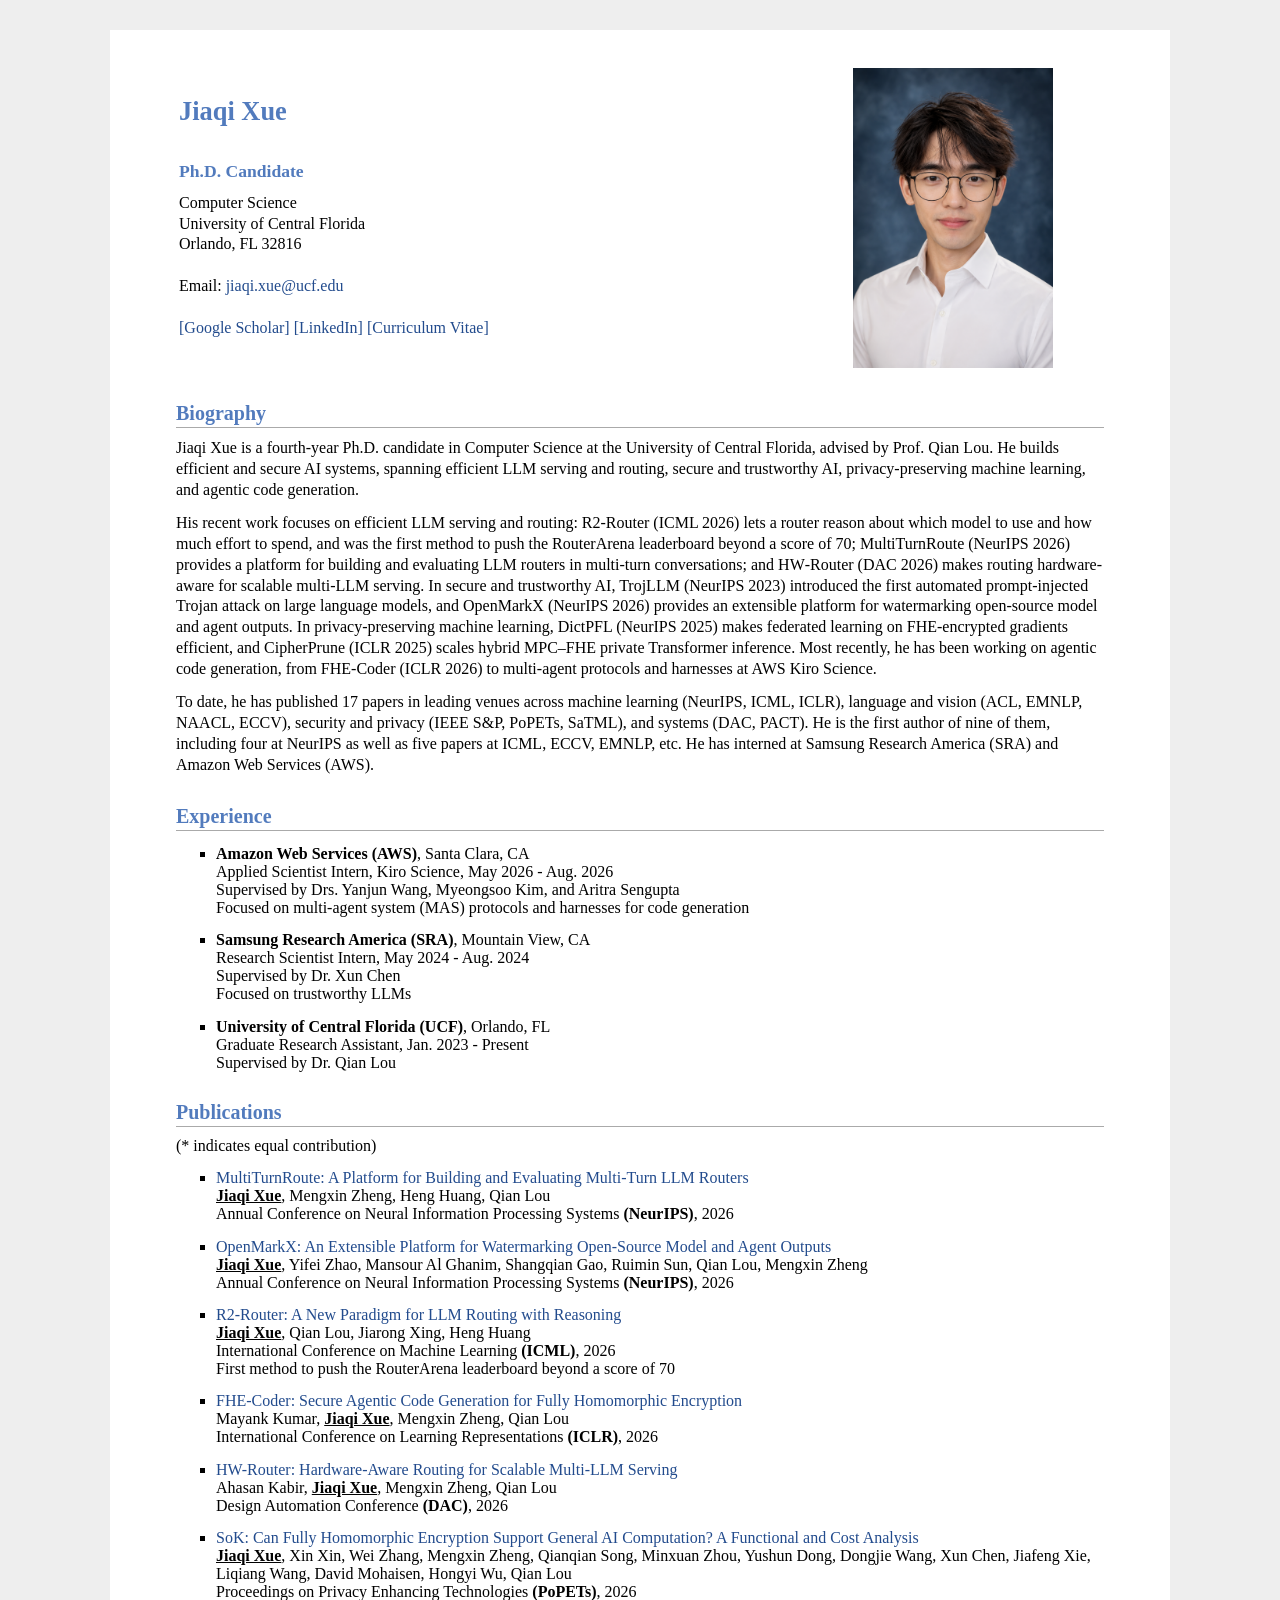
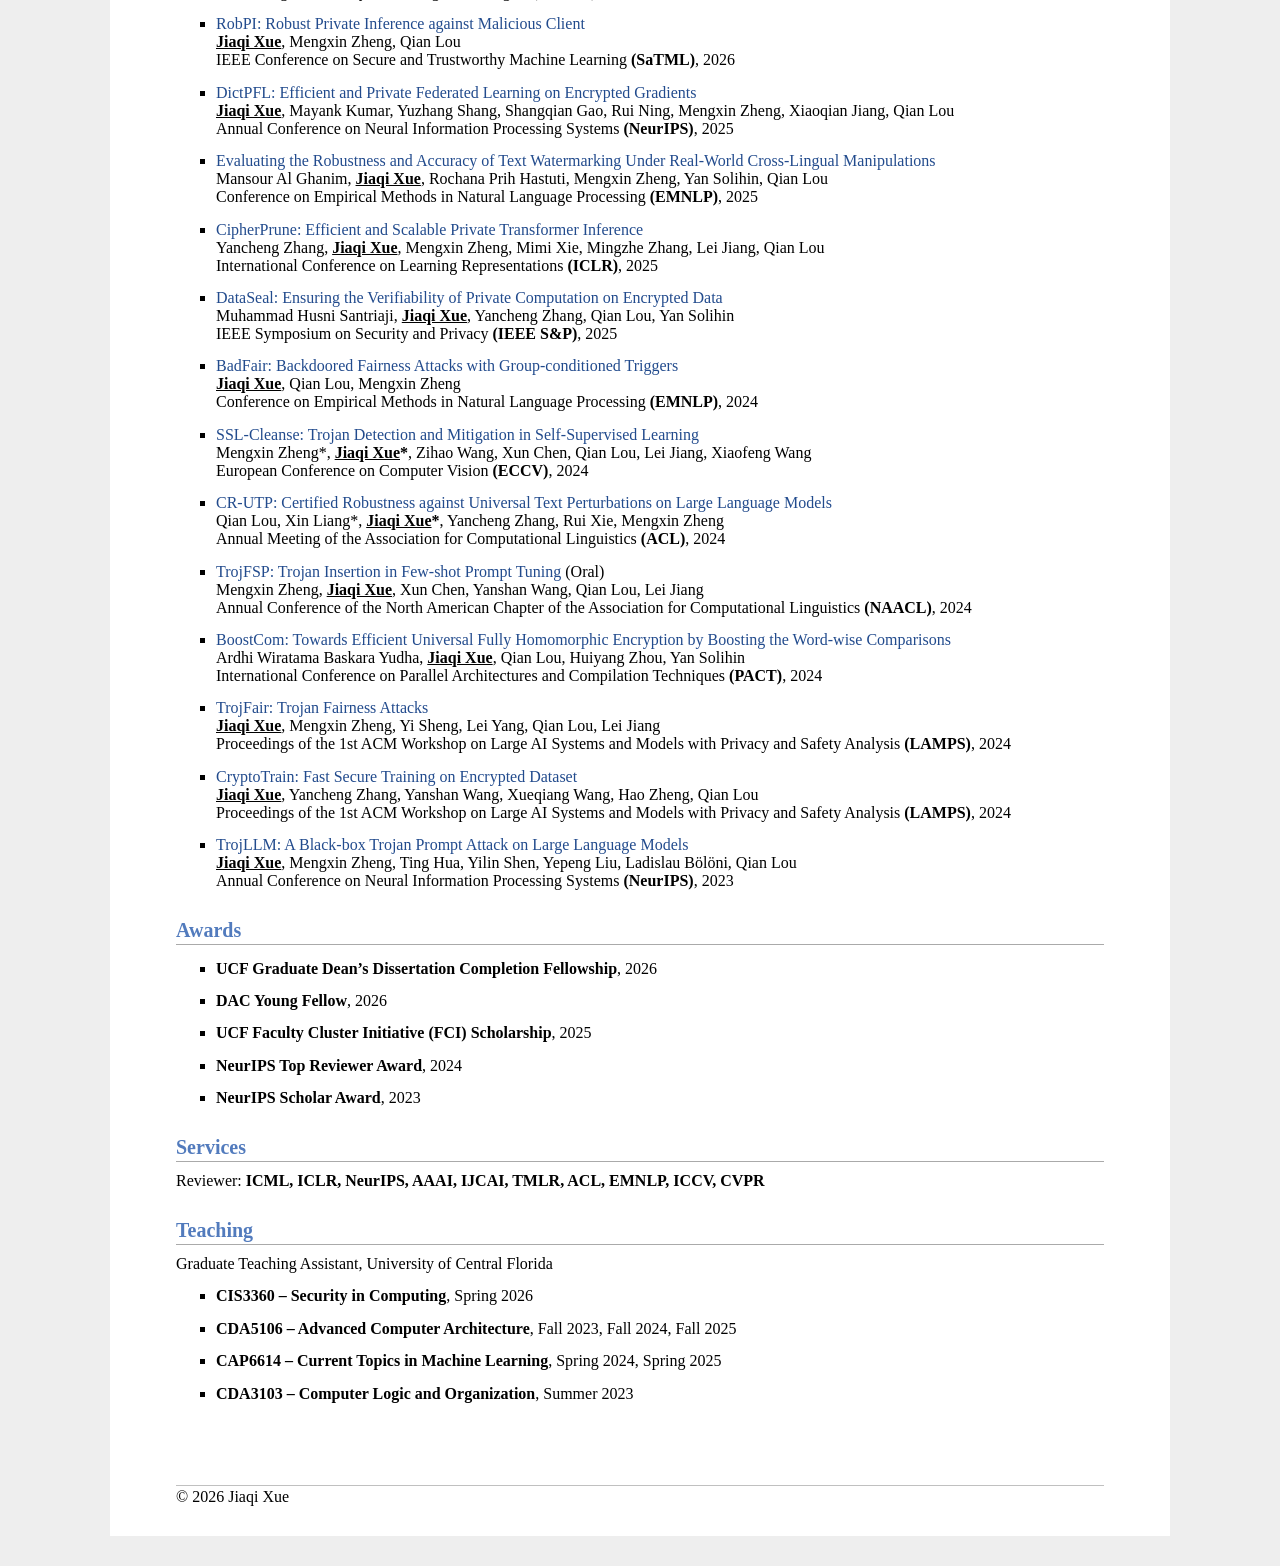
<file: index.html>
<meta name="description" content="Jiaqi's homepage">
<link rel="stylesheet" href="./files/jemdoc.css" type="text/css">
<title>Jiaqi Xue's Homepage</title>


<body>

    <div id="layout-content" style="margin-top:25px">

        <table>
            <tbody>
                <tr>
                    <td width="670">
                        <div id="toptitle">
                            <h1>Jiaqi Xue &nbsp;
                        </div>

                        <h3>Ph.D. Candidate</h3>
                        <p>
                            Computer Science <br>
                            University of Central Florida <br>
                            Orlando, FL 32816 <br>
                            <br>
                            Email: <a href="mailto:jiaqi.xue@ucf.edu">jiaqi.xue@ucf.edu</a> <br>

                            <br>
                            <a href="https://scholar.google.com/citations?user=NI2jppcAAAAJ&hl=en">[Google Scholar]</a>
                            <a href="https://www.linkedin.com/in/jiaqi-xue-5b744a250/">[LinkedIn]</a>
                            <a href="cv/resume.pdf">[Curriculum Vitae]</a>
                            <br>
                        </p>
                    </td>
                    <td>
                        <img src="./files/JiaqiXue_2.jpg" border="0" width="200">
                    </td>
                </tr>
                <tr>
                </tr>
            </tbody>
        </table>
        <h2>Biography</h2>
        <p>
            <!-- I am a Senior Research Scientist at <a href="https://sail.sea.com/">Sea AI Lab (SAIL)</a>. In 2022, I received my Ph.D. degree from <a href="http://ml.cs.tsinghua.edu.cn/index.html">TSAIL Group</a> in the Department of Computer Science and Technology, Tsinghua University, advised by <a href="http://ml.cs.tsinghua.edu.cn/~jun/">Prof. Jun Zhu</a>. Before that, I received my B.S. degree of <a href="http://www.phys.tsinghua.edu.cn/">Mathematics and Physics</a> from Tsinghua University in 2017. I collaborated with <a href="https://cs.stanford.edu/~ermon/">Prof. Stefano Ermon</a> from February, 2020 to June, 2020 (online) in the Computer Science Department, Stanford University. I was a visiting student from July, 2016 to September, 2016 in the Computational Biology Department, Carnegie Mellon University, advised by <a href="http://www.cs.cmu.edu/~weiwu2/">Prof. Wei Wu</a>.</p> -->
            <!--<p>Recently I am a research intern at Sea AI Lab, advised by <a href="https://scholar.google.com/citations?hl=en&user=BGONmkIAAAAJ">Min Lin</a>. I was a research intern from August, 2019 to Novemeber, 2019 (advised by <a href="https://www.linkedin.com/in/yujing-kelly-wang-b91b3560/?originalSubdomain=cn">Yujing Wang</a>) and from July, 2020 to February, 2021 (advised by <a href="https://scholar.google.com/citations?hl=zh-CN&user=w1srHyIAAAAJ">Huishuai Zhang</a>) at Microsoft Research Asia. I collaborated with <a href="https://cs.stanford.edu/~ermon/">Prof. Stefano Ermon</a> from February, 2020 to June, 2020 (online) in the Computer Science Department, Stanford University. I was a visiting student from July, 2016 to September, 2016 in the Computational Biology Department, Carnegie Mellon University, advised by <a href="http://www.cs.cmu.edu/~weiwu2/">Prof. Wei Wu</a>.</p> -->
            Jiaqi Xue is a fourth-year Ph.D. candidate in Computer Science at the University of Central Florida, advised by
            Prof. Qian Lou. He builds efficient and secure AI systems, spanning efficient LLM serving and routing, secure
            and trustworthy AI, privacy-preserving machine learning, and agentic code generation.
        </p>

        <p>His recent work focuses on efficient LLM serving and routing: R2-Router (ICML 2026) lets a router reason about
            which model to use and how much effort to spend, and was the first method to push the RouterArena
            leaderboard beyond a score of 70; MultiTurnRoute (NeurIPS 2026) provides a platform for building and
            evaluating LLM routers in multi-turn conversations; and HW&#8209;Router (DAC 2026) makes routing hardware-aware for
            scalable multi-LLM serving. In secure and trustworthy AI, TrojLLM (NeurIPS 2023) introduced the first
            automated prompt-injected Trojan attack on large language models, and OpenMarkX (NeurIPS 2026) provides an
            extensible platform for watermarking open-source model and agent outputs. In privacy-preserving machine learning, DictPFL (NeurIPS 2025) makes
            federated learning on FHE-encrypted gradients efficient, and CipherPrune (ICLR 2025) scales hybrid
            MPC&ndash;FHE private Transformer inference. Most recently, he has been working on agentic code generation,
            from FHE-Coder (ICLR 2026) to multi-agent protocols and harnesses at AWS Kiro Science.</p>

        <p>To date, he has published 17 papers in leading venues across machine learning (NeurIPS, ICML, ICLR),
            language and vision (ACL, EMNLP, NAACL, ECCV), security and privacy (IEEE S&amp;P, PoPETs, SaTML), and systems
            (DAC, PACT). He is the first author of nine of them, including four at NeurIPS as well as five papers at
            ICML, ECCV, EMNLP, etc. He has interned at Samsung Research America (SRA) and Amazon Web Services (AWS).</p>

        <!-- <h2>Education</h2>
        <ul>
            <li>
                <strong>University of Central Florida</strong>, Orlando, FL <br>
                Ph.D. in Computer Science, Jan. 2023 - Present
            </li>
            <li>
                <strong>Chongqing University</strong>, Chongqing, CN <br>
                B.S. in Computer Science, Sep. 2018 - Jun. 2022
            </li>
        </ul> -->

        <h2>Experience</h2>
        <ul>
            <li>
                <strong>Amazon Web Services (AWS)</strong>, Santa Clara, CA <br>
                Applied Scientist Intern, Kiro Science, May 2026 - Aug. 2026 <br>
                Supervised by Drs. Yanjun Wang, Myeongsoo Kim, and Aritra Sengupta <br>
                Focused on multi-agent system (MAS) protocols and harnesses for code generation
            </li>
            <li>
                <strong>Samsung Research America (SRA)</strong>, Mountain View, CA <br>
                Research Scientist Intern, May 2024 - Aug. 2024 <br>
                Supervised by Dr. Xun Chen <br>
                Focused on trustworthy LLMs
            </li>
            <li>
                <strong>University of Central Florida (UCF)</strong>, Orlando, FL <br>
                Graduate Research Assistant, Jan. 2023 - Present <br>
                Supervised by Dr. Qian Lou
            </li>
        </ul>

        <!-- <p>My research interests span the areas of machine learning, including trustworthy machine learning and deep generative models. My research was supported by <a href="https://www.microsoft.com/en-us/research/academic-program/fellowships-microsoft-research-asia/#!fellows">MSRA Fellowship</a> and <a href="http://scholarship.baidu.com">Baidu Scholarship</a>.</p> -->

        <!-- 	<p><a href='https://github.com/P2333/Papers-of-Robust-ML/blob/master/README.md'><font color="#FF8C00">Paper reading list of recent research on Robust ML</font></a></p>

    <p><a href='https://github.com/P2333/Bag-of-Tricks-for-AT'><font color="#FF8C00">Bag of tricks for adversarial training</font></a></p> -->

        <h2>Publications</h2> (* indicates equal contribution)
        <ul>
            <li>
                <a href='https://openreview.net/pdf?id=CPCK7uqzh3'>MultiTurnRoute: A Platform for Building and Evaluating Multi-Turn LLM Routers</a><br>
                <strong><u>Jiaqi Xue</u></strong>, Mengxin Zheng, Heng Huang, Qian Lou<br>
                Annual Conference on Neural Information Processing Systems <strong>(NeurIPS)</strong>, 2026 <br>
            </li>

            <li>
                <a href='https://openreview.net/pdf?id=SP0ojrw7bn'>OpenMarkX: An Extensible Platform for Watermarking
                    Open-Source Model and Agent Outputs</a><br>
                <strong><u>Jiaqi Xue</u></strong>, Yifei Zhao, Mansour Al Ghanim, Shangqian Gao, Ruimin Sun, Qian Lou,
                Mengxin Zheng<br>
                Annual Conference on Neural Information Processing Systems <strong>(NeurIPS)</strong>, 2026 <br>
            </li>

            <li>
                <a href='https://arxiv.org/pdf/2602.02823'>R2-Router: A New Paradigm for LLM Routing with
                    Reasoning</a><br>
                <strong><u>Jiaqi Xue</u></strong>, Qian Lou, Jiarong Xing, Heng Huang<br>
                International Conference on Machine Learning <strong>(ICML)</strong>, 2026 <br>
                First method to push the RouterArena leaderboard beyond a score of 70 <br>
            </li>

            <li>
                <a href='https://openreview.net/pdf?id=4F1py5vQXm'>FHE-Coder: Secure Agentic Code Generation for Fully
                    Homomorphic Encryption </a><br>
                Mayank Kumar, <strong><u>Jiaqi Xue</u></strong>, Mengxin Zheng, Qian Lou<br>
                International Conference on Learning Representations <strong>(ICLR)</strong>, 2026 <br>
                <!-- <a href="https://github.com/sail-sg/Meta-Unlearning">[code]</a>
    <a href="https://arxiv.org/abs/2410.12777">[arxiv]</a> -->
            </li>

            <li>
                <a href="https://arxiv.org/pdf/2608.14575">HW-Router: Hardware-Aware Routing for Scalable
                    Multi-LLM Serving </a><br>
                Ahasan Kabir, <strong><u>Jiaqi Xue</u></strong>, Mengxin Zheng, Qian Lou<br>
                Design Automation Conference <strong>(DAC)</strong>, 2026 <br>
                <!-- <a href="https://github.com/sail-sg/Meta-Unlearning">[code]</a>
    <a href="https://arxiv.org/abs/2410.12777">[arxiv]</a> -->
            </li>

            <li>
                <a href='https://arxiv.org/pdf/2504.11604'>SoK: Can Fully Homomorphic Encryption Support General AI
                    Computation? A Functional and Cost Analysis </a><br>
                <strong><u>Jiaqi Xue</u></strong>, Xin Xin, Wei Zhang, Mengxin Zheng, Qianqian Song, Minxuan Zhou,
                Yushun Dong, Dongjie Wang, Xun Chen, Jiafeng Xie, Liqiang Wang, David Mohaisen, Hongyi Wu, Qian Lou<br>
                Proceedings on Privacy Enhancing Technologies <strong>(PoPETs)</strong>, 2026 <br>
                <!-- <a href="https://github.com/sail-sg/Meta-Unlearning">[code]</a>
    <a href="https://arxiv.org/abs/2410.12777">[arxiv]</a> -->
            </li>

            <li>
                <a href='https://arxiv.org/pdf/2602.19918'> RobPI: Robust Private Inference against Malicious Client
                </a><br>
                <strong><u>Jiaqi Xue</u></strong>, Mengxin Zheng, Qian Lou<br>
                IEEE Conference on Secure and Trustworthy Machine Learning <strong>(SaTML)</strong>, 2026 <br>
            </li>

            <li>
                <a href='https://arxiv.org/pdf/2510.21086'>DictPFL: Efficient and Private Federated Learning on
                    Encrypted Gradients </a><br>
                <strong><u>Jiaqi Xue</u></strong>, Mayank Kumar, Yuzhang Shang, Shangqian Gao, Rui Ning, Mengxin Zheng,
                Xiaoqian Jiang, Qian Lou <br>
                Annual Conference on Neural Information Processing Systems <strong>(NeurIPS)</strong>, 2025 <br>
                <!-- <a href="https://github.com/sail-sg/Meta-Unlearning">[code]</a>
    <a href="https://arxiv.org/abs/2410.12777">[arxiv]</a> -->
            </li>

            <li>
                <a href='https://arxiv.org/pdf/2502.16699'>Evaluating the Robustness and Accuracy of Text Watermarking
                    Under Real-World Cross-Lingual Manipulations</a> <br>
                Mansour Al Ghanim, <strong><u>Jiaqi Xue</u></strong>, Rochana Prih Hastuti, Mengxin Zheng, Yan Solihin,
                Qian Lou <br>
                Conference on Empirical Methods in Natural Language Processing <strong>(EMNLP)</strong>, 2025 <br>
                <!-- <a href="https://github.com/sail-sg/Meta-Unlearning">[code]</a>
	 <a href="https://arxiv.org/abs/2410.12777">[arxiv]</a> -->
            </li>
            <li>
                <a href='https://arxiv.org/pdf/2502.16782'>CipherPrune: Efficient and Scalable Private Transformer
                    Inference</a> <br>
                Yancheng Zhang, <strong><u>Jiaqi Xue</u></strong>, Mengxin Zheng, Mimi Xie, Mingzhe Zhang, Lei Jiang,
                Qian Lou<br>
                International Conference on Learning Representations <strong>(ICLR)</strong>, 2025 <br>
                <!-- <a href="https://github.com/sail-sg/Rigging-ChatbotArena">[code]</a>
	 <a href="https://arxiv.org/abs/2501.17858">[arxiv]</a> -->
            </li>
            <li>
                <a href='https://www.computer.org/csdl/proceedings-article/sp/2025/223600a078/21B7RlxV5Ly'>DataSeal:
                    Ensuring the Verifiability of Private Computation on Encrypted Data</a> <br>
                Muhammad Husni Santriaji, <strong><u>Jiaqi Xue</u></strong>, Yancheng Zhang, Qian Lou, Yan Solihin<br>
                IEEE Symposium on Security and Privacy <strong>(IEEE S&P)</strong>, 2025 <br>
                <!-- <a href="https://github.com/SpatialVision/Orient-Anything">[code]</a>
	 <a href="https://arxiv.org/abs/2412.18605">[arxiv]</a> -->
            </li>
            <li>
                <a href='https://arxiv.org/pdf/2410.17492'>BadFair: Backdoored Fairness Attacks with Group-conditioned
                    Triggers</a> <br>
                <strong><u>Jiaqi Xue</u></strong>, Qian Lou, Mengxin Zheng<br>
                Conference on Empirical Methods in Natural Language Processing <strong>(EMNLP)</strong>, 2024 <br>
                <!-- <a href="https://github.com/XuandongZhao/weak-to-strong">[code]</a>
	 <a href="https://arxiv.org/abs/2401.17256">[arxiv]</a> -->
            </li>
            <li>
                <a href='https://arxiv.org/pdf/2303.09079'>SSL-Cleanse: Trojan Detection and Mitigation in
                    Self-Supervised Learning</a> <br>
                Mengxin Zheng*, <strong><u>Jiaqi Xue</u>*</strong>, Zihao Wang, Xun Chen, Qian Lou, Lei Jiang, Xiaofeng
                Wang<br>
                European Conference on Computer Vision <strong>(ECCV)</strong>, 2024 <br>
                <!-- <a href="https://github.com/John-AI-Lab/Unnatural_Language">[code]</a>
	 <a href="https://arxiv.org/abs/2503.01926">[arxiv]</a> -->
            </li>
            <li>
                <a href='https://arxiv.org/pdf/2406.01873'>CR-UTP: Certified Robustness against Universal Text
                    Perturbations on Large Language Models</a> <br>
                Qian Lou, Xin Liang*, <strong><u>Jiaqi Xue</u>*</strong>, Yancheng Zhang, Rui Xie, Mengxin Zheng<br>
                Annual Meeting of the Association for Computational Linguistics <strong>(ACL)</strong>, 2024 <br>
                <!-- <a href="https://github.com/sail-sg/BanditSpec">[code]</a>
	 <a href="https://arxiv.org/abs/2505.15141">[arxiv]</a> -->
            </li>
            <li>
                <a href='https://arxiv.org/pdf/2312.10467'>TrojFSP: Trojan Insertion in Few-shot Prompt Tuning</a>
                (Oral) <br>
                Mengxin Zheng, <strong><u>Jiaqi Xue</u></strong>, Xun Chen, Yanshan Wang, Qian Lou, Lei Jiang<br>
                Annual Conference of the North American Chapter of the Association for Computational Linguistics
                <strong>(NAACL)</strong>, 2024 <br>
                <!-- <a href="https://github.com/sail-sg/Cheating-LLM-Benchmarks">[code]</a>
	 <a href="https://arxiv.org/abs/2410.07137">[arxiv]</a> -->
            </li>
            <li>
                <a href='https://arxiv.org/pdf/2407.07308'>BoostCom: Towards Efficient Universal Fully Homomorphic
                    Encryption by Boosting the Word-wise Comparisons</a> <br>
                Ardhi Wiratama Baskara Yudha, <strong><u>Jiaqi Xue</u></strong>, Qian Lou, Huiyang Zhou, Yan Solihin<br>
                International Conference on Parallel Architectures and Compilation Techniques <strong>(PACT)</strong>,
                2024 <br>
                <!-- <a href="https://github.com/sail-sg/Attention-Sink">[code]</a>
	 <a href="https://arxiv.org/abs/2410.10781">[arxiv]</a> -->
            </li>
            <li>
                <a href='https://arxiv.org/pdf/2312.10508'>TrojFair: Trojan Fairness Attacks</a> <br>
                <strong><u>Jiaqi Xue</u></strong>, Mengxin Zheng, Yi Sheng, Lei Yang, Qian Lou, Lei Jiang<br>
                Proceedings of the 1st ACM Workshop on Large AI Systems and Models with Privacy and Safety Analysis
                <strong>(LAMPS)</strong>, 2024 <br>
            </li>
            <li>
                <a href='https://arxiv.org/pdf/2409.16675'>CryptoTrain: Fast Secure Training on Encrypted Dataset</a>
                <br>
                <strong><u>Jiaqi Xue</u></strong>, Yancheng Zhang, Yanshan Wang, Xueqiang Wang, Hao Zheng, Qian Lou<br>
                Proceedings of the 1st ACM Workshop on Large AI Systems and Models with Privacy and Safety Analysis
                <strong>(LAMPS)</strong>, 2024 <br>
            </li>
            <li>
                <a href='https://arxiv.org/pdf/2306.06815'>TrojLLM: A Black-box Trojan Prompt Attack on Large Language
                    Models</a> <br>
                <strong><u>Jiaqi Xue</u></strong>, Mengxin Zheng, Ting Hua, Yilin Shen, Yepeng Liu, Ladislau B&ouml;l&ouml;ni,
                Qian Lou<br>
                Annual Conference on Neural Information Processing Systems <strong>(NeurIPS)</strong>, 2023 <br>
                <!-- <a href="https://github.com/sail-sg/closer-look-LLM-unlearning">[code]</a> -->
                <!-- <a href="https://arxiv.org/abs/2410.08109">[arxiv]</a> -->
            </li>
        </ul>

        <h2>Awards</h2>
        <ul>
            <li>
                <strong>UCF Graduate Dean&rsquo;s Dissertation Completion Fellowship</strong>, 2026
            </li>
            <li>
                <strong>DAC Young Fellow</strong>, 2026
            </li>
            <li>
                <strong>UCF Faculty Cluster Initiative (FCI) Scholarship</strong>, 2025
            </li>
            <li>
                <strong>NeurIPS Top Reviewer Award</strong>, 2024
            </li>
            <li>
                <strong>NeurIPS Scholar Award</strong>, 2023
            </li>
        </ul>

        <h2>Services</h2>
        Reviewer: <strong>ICML, ICLR, NeurIPS, AAAI, IJCAI, TMLR, ACL, EMNLP, ICCV, CVPR</strong>

        <!-- <h2>Competitions</h2>

        <ul>
            <li>
                2026.01 -- 2026.05<br>
                <strong>LLM RouterArena Leaderboard:</strong> <br>
                <a href="https://arxiv.org/pdf/2602.02823">R2-Router</a> ranked #1 on the LLM <a
                    href="https://routeworks.github.io/">RouterArena Leaderboard</a><br>
            </li>

            <li>
                2024.06 -- 2024.08<br>
                <strong>FHE Competition organized by OpenFHE and Fair Math:</strong> <br>
                <a href="https://fherma.io/challenges/652bf663485c878710fd0209/overview">Privacy-preserving Neural
                    Network Inference Challenge</a>, 2nd place<br>
            </li>
        </ul> -->

        <!-- <h2>Invited Talks</h2>
<ul>
	<li>
        <strong>VALSE Webinar</strong>, 2025.5 <a href="https://www.bilibili.com/video/BV1byjCzFERQ/?spm_id_from=333.337.search-card.all.click&vd_source=ba393a442340f97678660fa352c96d6e">[video]</a>
    </li>
	<li>
        <strong>Industry Talks, SSNLP</strong>, 2024.11 <a href="https://wing-nus.github.io/SSNLP-2024/">[website]</a>
    </li>
	<li>
        <strong>AI SIG Meetup, AiSP</strong>, 2024.8 <a href="https://www.eventbrite.sg/e/aisp-ai-sig-meetup-tickets-954502000177?aff=oddtdtcreator">[website]</a>
    </li>
	<li>
        <strong>Technical Sharing Session, IMDA</strong>, 2024.6 <a href="https://www.imda.gov.sg/activities/activities-catalogue/technical-sharing-session-on-ai-robustness">[website]</a><a href="https://app.box.com/s/746yxby2ng4d8bcitgh0dm4j1afwgm0s/file/1569985206821">[slides]</a>
    </li>
	<li>
        <strong>CFAR Rising Star Seminar, A*STAR</strong>, 2023.12 <a href="https://www.a-star.edu.sg/cfar/events/improving-and-evaluating-adversarial-robustness">[website]</a><a href="https://dlo-seminar.github.io/assets/talks/20231101/slides.pdf">[slides]</a>
    </li>
	<li>
        <strong>Deep Learning and Optimization Seminar, Westlake University</strong>, 2023.11 <a href="https://dlo-seminar.github.io/">[website]</a><a href="https://www.bilibili.com/video/BV1pu4y1J7a8/?vd_source=ba393a442340f97678660fa352c96d6e">[video]</a><a href="https://dlo-seminar.github.io/assets/talks/20231101/slides.pdf">[slides]</a>
    </li>
	<li>
        <strong>VALSE Webinar</strong>, 2023.3 <a href="https://www.bilibili.com/video/BV1ST411n77q/?share_source=copy_web&vd_source=8d29c0ea9808ef72e8fe8df55282bb29">[video]</a><a href="https://p2333.github.io/slides/VALSE_20230322.pdf">[slides]</a>
    </li>
	<li>
        <strong>Xia Peisu Forum, ICT CAS</strong>, 2022.12 <a href="http://ml.cs.tsinghua.edu.cn/~tianyu/talks/tianyupang_TrustMLYSS.pdf">[slides]</a>
    </li>
     <li>
        <strong>TechBeat, JiangMen</strong>, 2022.8 <a href="https://www.techbeat.net/talk-info?id=703">[video]</a>
    </li>
    <li>
        <strong>TrustML Young Scientist Seminars, RIKEN</strong>, 2022.3 <a href="https://trustmlresearch.github.io/seminar-talks/index_tianyu_pang.html">[website]</a><a href="https://www.youtube.com/watch?v=6jI7_wlMPX4">[video]</a><a href="http://ml.cs.tsinghua.edu.cn/~tianyu/talks/tianyupang_TrustMLYSS.pdf">[slides]</a>
    </li>
    <li>
        <strong>Alibaba Security</strong>, 2021.3 <a href="https://www.bilibili.com/video/BV1uA411N7i9">[video]</a><a href="http://ml.cs.tsinghua.edu.cn/~tianyu/talks/tianyupang_AlibabaSecurity.pdf">[slides]</a>
    </li>
    <li>
        <strong>VALSE Webinar</strong>, 2020.12 <a href="https://www.bilibili.com/video/BV1iK4y1V7q9">[video]</a><a href="http://ml.cs.tsinghua.edu.cn/~tianyu/talks/tianyupang_VALSE.pdf">[slides]</a>
    </li>
    <li>
        <strong>RealCourse, RealAI</strong>, 2020.5 <a href="https://www.bilibili.com/video/BV1xk4y167Rw?from=search&seid=12790299826686879371">[video]</a><a href="http://ml.cs.tsinghua.edu.cn/~tianyu/talks/tianyupang_realcourse.pdf">[slides]</a>
    </li>
    <li>
        <strong>Graduate Research Seminars, Tsinghua University</strong>, 2019.12 <a href="http://ml.cs.tsinghua.edu.cn/~tianyu/talks/tianyupang_GraduateSeminar.pdf">[slides]</a>
    </li>
    <li>
        <strong>CAAD CTF, DEFCON</strong>, 2018.8 <a href="http://ml.cs.tsinghua.edu.cn/~tianyu/talks/tianyupang_CAADCTF.pdf">[slides]</a>
    </li>
</ul> -->


        <h2>Teaching</h2>
        Graduate Teaching Assistant, University of Central Florida
        <ul>
            <li>
                <strong>CIS3360 &ndash; Security in Computing</strong>, Spring 2026
            </li>
            <li>
                <strong>CDA5106 &ndash; Advanced Computer Architecture</strong>, Fall 2023, Fall 2024, Fall 2025
            </li>
            <li>
                <strong>CAP6614 &ndash; Current Topics in Machine Learning</strong>, Spring 2024, Spring 2025
            </li>
            <li>
                <strong>CDA3103 &ndash; Computer Logic and Organization</strong>, Summer 2023
            </li>
        </ul>

        <br>
        <div id="footer">
            <div id="footer-text"></div>
        </div>
        &copy 2026 Jiaqi Xue
</body>

</html>
</file>
<file: files/jemdoc.css>
/* Default css file for jemdoc. */

table#tlayout {
    border: none;
    border-collapse: separate;
    background: white;
}
/*
body {
	background: white;
	padding-bottom: 8px;
	margin: 0;
}
*/
html {
  background-color: #eeeeee; 
}

body { 
  font-family: Georgia, serif;
  color: #000;
  background-color: #ffffff; 
  text-align:left; /* for IE */
  margin-top: 30px; 
  margin-bottom: 30px;
  margin-left: auto;
  margin-right: auto;
  padding-left:  50px;
  padding-right: 50px;
  padding-top: 10px;
  padding-bottom: 30px;
  max-width: 960px;
}

#layout-menu {
	background: #f6f6f6;
	border: 1px solid #dddddd;
	padding-top: 0.5em;
	padding-left: 8px;
	padding-right: 8px;
	font-size: 1.0em;
	width: auto;
	white-space: nowrap;
    text-align: left;
    vertical-align: top;
}

#layout-menu td {
	background: #f4f4f4;
    vertical-align: top;
}

#layout-content {
	padding-top: 0.0em;
	padding-left: 1.0em;
	padding-right: 1.0em;
    border: none;
    background: white;
    text-align: left;
    vertical-align: top;
}

#layout-menu a {
	line-height: 1.5em;
	margin-left: 0.5em;
}

tt {
    background: #ffffdd;
}

pre, tt {
	font-size: 90%;
	font-family: monaco, monospace;
}

a, a > tt {
	color: #224b8d;
	text-decoration: none;
}

a:hover {
	border-bottom: 1px gray dotted;
}

#layout-menu a.current:link, #layout-menu a.current:visited {
	color: #022b6d;
	border-bottom: 1px gray solid;
}
#layout-menu a:link, #layout-menu a:visited, #layout-menu a:hover {
	color: #527bbd;
	text-decoration: none;
}
#layout-menu a:hover {
	text-decoration: none;
}

div.menu-category {
	border-bottom: 1px solid gray;
	margin-top: 0.8em;
	padding-top: 0.2em;
	padding-bottom: 0.1em;
	font-weight: bold;
}

div.menu-item {
	padding-left: 16px;
	text-indent: -16px;
}

div#toptitle {
	padding-bottom: 0.2em;
	margin-bottom: 1.5em;
	/*border-bottom: 3px double gray;*/
}

/* Reduce space if we begin the page with a title. */
div#toptitle + h2, div#toptitle + h3 {
	margin-top: 0em;
}

div#subtitle {
	margin-top: 0.0em;
	margin-bottom: 0.0em;
	padding-top: 0em;
	padding-bottom: 0.1em;
}

em {
	font-style: italic;
}

strong {
	font-weight: bold;
}


h1, h2, h3 {
	color: #527bbd;
	margin-top: 0.7em;
	margin-bottom: 0.5em;
	padding-bottom: 0.2em;
	line-height: 1.0;
	padding-top: 0.5em;
	border-bottom: 1px solid #aaaaaa;
}

h1 {
	font-size: 165%;
	padding-bottom: 0.3em;
}

h2 {
	padding-top: 0.8em;
	font-size: 125%;
}

h2 + h3 {
    padding-top: 0.2em;
}

h3 {
	font-size: 110%;
	border-bottom: none;
}

p {
	margin-top: 0.0em;
	margin-bottom: 0.8em;
	padding: 0;
	line-height: 1.3;
}

pre {
	padding: 0;
	margin: 0;
}

div#footer {
	font-size: small;
	border-top: 1px solid #c0c0c0;
	padding-top: 0.1em;
	margin-top: 4.0em;
	color: #c0c0c0;
}

div#footer a {
	color: #80a0b0;
}

div#footer-text {
	float: left;
	padding-bottom: 8px;
}

ul, ol, dl {
	margin-top: 0.2em;
	padding-top: 0;
	margin-bottom: 0.8em;
}

dt {
	margin-top: 0.5em;
	margin-bottom: 0;
}

dl {
	margin-left: 20px;
}

dd {
	color: #222222;
}

dd > *:first-child {
	margin-top: 0;
}

ul {
	list-style-position: outside;
	list-style-type: square;
}

p + ul, p + ol {
	margin-top: -0.5em;
}

li {
	margin-top:0.9em;
}

ol {
	list-style-position: outside;
	list-style-type: decimal;
}

li p, dd p {
	margin-bottom: 0.3em;
}


ol ol {
	list-style-type: lower-alpha;
}

ol ol ol {
	list-style-type: lower-roman;
}

p + div.codeblock {
	margin-top: -0.6em;
}

div.codeblock, div.infoblock {
	margin-right: 0%;
	margin-top: 1.2em;
	margin-bottom: 1.3em;
}

div.blocktitle {
	font-weight: bold;
	color: #cd7b62;
	margin-top: 1.2em;
	margin-bottom: 0.1em;
}

div.blockcontent {
	border: 1px solid silver;
	padding: 0.3em 0.5em;
}

div.infoblock > div.blockcontent {
	background: #ffffee;
}

div.blockcontent p + ul, div.blockcontent p + ol {
	margin-top: 0.4em;
}

div.infoblock p {
	margin-bottom: 0em;
}

div.infoblock li p, div.infoblock dd p {
	margin-bottom: 0.5em;
}

div.infoblock p + p {
	margin-top: 0.8em;
}

div.codeblock > div.blockcontent {
	background: #f6f6f6;
}

span.pycommand {
	color: #000070;
}

span.statement {
	color: #008800;
}
span.builtin {
	color: #000088;
}
span.special {
	color: #990000;
}
span.operator {
	color: #880000;
}
span.error {
	color: #aa0000;
}
span.comment, span.comment > *, span.string, span.string > * {
	color: #606060;
}

@media print {
	#layout-menu { display: none; }
}

#fwtitle {
	margin: 2px;
}

#fwtitle #toptitle {
	padding-left: 0.5em;
	margin-bottom: 0.5em;
}

#layout-content h1:first-child, #layout-content h2:first-child, #layout-content h3:first-child {
	margin-top: -0.7em;
}

div#toptitle h1, #layout-content div#toptitle h1 {
	margin-bottom: 0.0em;
	padding-bottom: 0.1em;
	padding-top: 0;
	margin-top: 0.5em;
	border-bottom: none;
}

img.eq {
	padding: 0;
	padding-left: 0.1em;
	padding-right: 0.1em;
	margin: 0;
}

img.eqwl {
	padding-left: 2em;
	padding-top: 0.6em;
	padding-bottom: 0.2em;
	margin: 0;
}

table + table {
    margin-top: 1em;
}

tr.heading {
    font-weight: bold;
    border-bottom: 2px solid black;
}

img {
    border: none;
}

table.imgtable, table.imgtable td {
    border: none;
    text-align: left;
}
</file>
